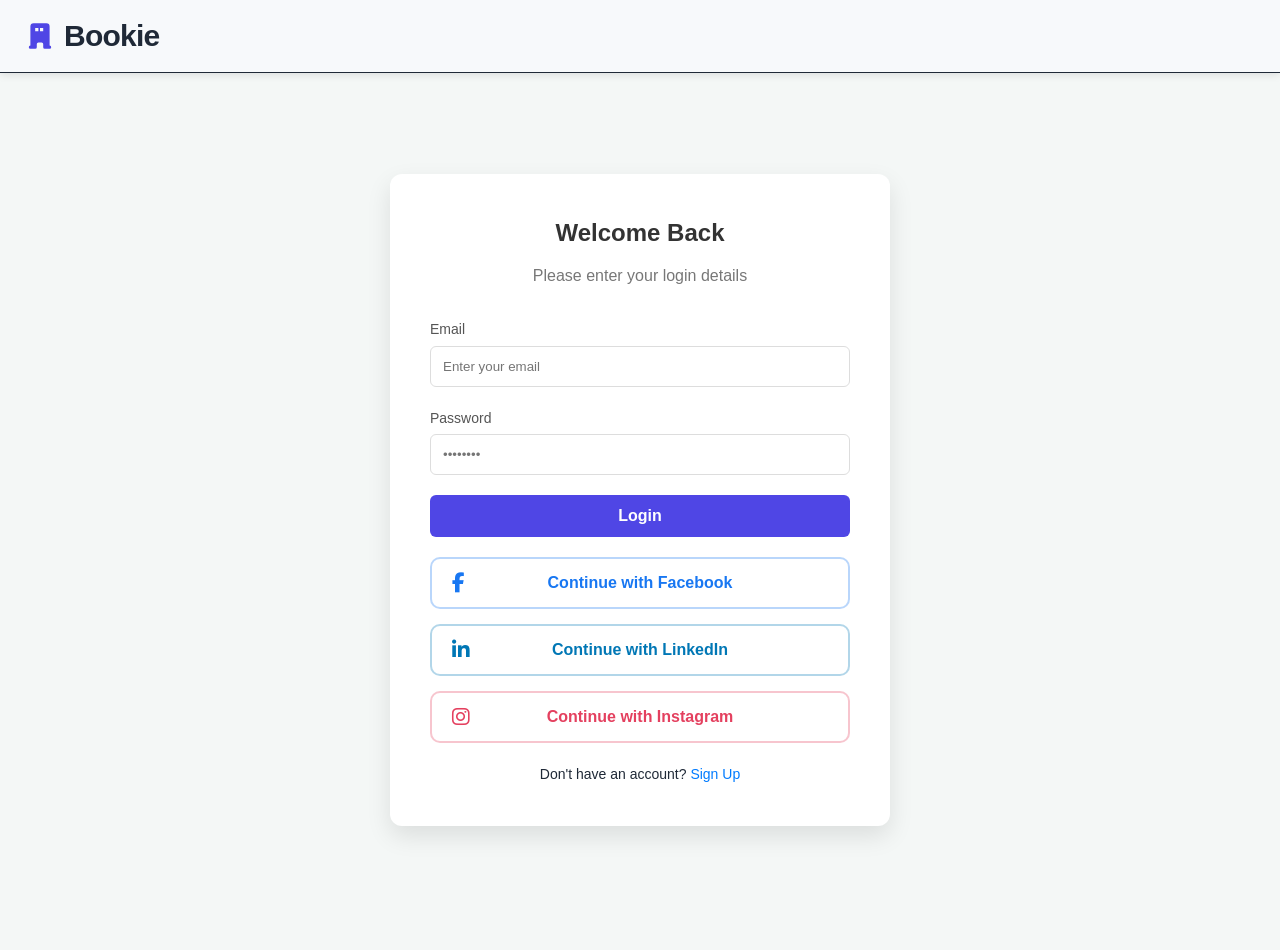
<file: login.html>
<!DOCTYPE html>
<head>
    <title>Bookie - Login Page</title>
    <link rel="stylesheet" href="https://cdnjs.cloudflare.com/ajax/libs/font-awesome/6.4.0/css/all.min.css">
</head>
<style>
        /* UPDATED FONT IMPORT: Including Lora (Serif) for testimonials */
        @import url('https://fonts.googleapis.com/css2?family=Inter:wght@100..900&family=Lora:ital,wght@0,400..700;1,400..700&display=swap');
        
        * {
            box-sizing: border-box;
            margin: 0;
            padding: 0;
            transition: all 0.3s ease;
        }
        
        body {
            font-family: 'Inter', sans-serif;
            min-height: 100vh;
            background-color: var(--bg-light);
            color: var(--text-default);
            line-height: 1.6;
        }

           /* ======================================= */
        /* 1. CSS Variables & Global Reset         */
        /* ======================================= */
        :root {
            --primary-color: #4f46e5; /* Indigo-600 */
            --primary-dark: #4338ca;  /* Indigo-700 */
            --text-default: #1f2937;  /* Gray-900 (Black/Dark Gray) */
            --text-secondary: #6b7280; /* Gray-600 */
            --bg-light: #f7f9fb;
            --bg-dark: #1f2937; /* Gray-900 for dark sections */
            --max-width: 1280px;
            --header-height: 4rem;
            
            /* Mobile Menu Specific Mapped Colors */
            --mobile-text: var(--text-default);
            --mobile-bg-light: #eef2ff; /* indigo-100 */
            --mobile-link-hover: var(--primary-color);
        }

        /* =======================================  */
        /*  Header Section                         */
        /* ======================================= */
        .header {
            background-color: var(--bg-light);
            padding: 12px 24px;
            position: fixed;
            top: 0;
            left: 0;
            width: 100%;
            display: flex;
            align-items: center;
            z-index: 1000;
            border-bottom: 1px solid var(--bg-dark);
            box-shadow: 0 2px 8px rgba(0,0,0,0.1);;
        }   
        
         .logo {
            font-size: 1.875rem; /* 30px */
            font-weight: 800;
            color: var(--text-default);
            letter-spacing: -0.025em; /* tracking-tight */
            display: flex;
            align-items: center;
        }
        
        .logo-icon {
            width: 2rem;
            height: 2rem;
            margin-right: 0.5rem;
            color: var(--primary-color);
            fill: currentColor;
        }

        .main {
            max-width: 100vh;
            margin: 50px auto;
        }

        /* ======================================= */
        /* Footer Section                       */
        /* ======================================= */
        .footer {
            background-color: var(--bg-dark);
            color: #d1d5db; /* gray-300 */
            
        }

        .footer-inner {
            max-width: 80rem; /* max-w-7xl */
            margin: auto;
            padding: 4rem 1rem;
        }

        /* Footer Grid: Default is single column (1fr) */
        .footer-grid {
            display: grid;
            grid-template-columns: 1fr;
            gap: 2rem; /* gap-8 */
        }

        .footer-col-logo {
            margin-bottom: 2rem;
        }

        .footer-logo {
            color: white;
            margin-bottom: 1rem;
        }

        .footer-col-logo p {
            font-size: 0.875rem;
            color: #9ca3af; /* gray-400 */
            max-width: 20rem;
        }

        /* Link Columns Container (3 columns inside the main grid) */
        .footer-links-container {
            display: flex;
            flex-direction: column;
            gap: 1.5rem; /* space-y-6 */
        }

        .footer-column {
            /* Ensures accordion items stack nicely on mobile */
        }

        .footer-title {
            font-size: 1rem;
            font-weight: 600;
            color: white;
            margin-bottom: 1rem;
            cursor: pointer;
            display: flex;
            justify-content: space-between;
            align-items: center;
        }

        .footer-title-icon {
            width: 1.25rem;
            height: 1.25rem;
            display: block;
            transform: rotate(0deg);
            transition: transform 0.3s ease;
        }

        .footer-title.is-open .footer-title-icon {
            transform: rotate(180deg);
        }

        .footer-submenu {
            display: flex;
            flex-direction: column;
            gap: 0.75rem; /* space-y-3 */
            overflow: hidden;
            max-height: 0;
            opacity: 0;
            padding-top: 0;
            transition: max-height 0.4s ease-out, opacity 0.4s ease-out, padding 0.4s ease-out;
        }

        .footer-submenu[data-open="true"] {
            max-height: 500px; /* Large enough value */
            opacity: 1;
            padding-top: 1rem;
            transition: max-height 0.4s ease-in, opacity 0.4s ease-in, padding 0.4s ease-in;
        }

        .footer-link {
            font-size: 0.875rem;
            color: #d1d5db; /* gray-300 */
            text-decoration: none;
            display: block;
        }

        .footer-link:hover {
            color: var(--primary-color);
        }

        /* Separator and Copyright Section */
        .footer-bottom {
            margin-top: 3rem;
            padding-top: 2rem;
            border-top: 1px solid #374151; /* gray-700 */
            display: grid;
            grid-template-columns: 1fr;
            gap: 2rem;
            align-items: flex-start;
        }

        .social-links {
            display: flex;
            gap: 1.5rem;
        }

        .social-link {
            color: #9ca3af; /* gray-400 */
        }

        .social-link:hover {
            color: var(--primary-color);
        }

        .copyright {
            margin-top: 2rem;
            text-align: left;
        }

        .copyright p {
            font-size: 0.875rem;
        }

        .copyright-tagline {
            font-size: 0.75rem;
            color: #6b7280; /* gray-500 */
            margin-top: 0.25rem;
        }


        /* ======================================= */
        /* 8. Media Queries (Desktop/Tablet)       */
        /* ======================================= */
        @media (min-width: 768px) { /* md breakpoint for multi-column footer and reviews */
            
            /* Footer Grid Setup */
            .footer-grid {
                grid-template-columns: repeat(5, 1fr);
            }
            
            .footer-col-logo {
                grid-column: span 2 / span 2;
                margin-bottom: 0;
            }

            .footer-links-container {
                grid-column: span 3 / span 3;
                display: grid; /* Switch to grid layout for links */
                grid-template-columns: repeat(3, 1fr);
                gap: 2rem;
            }

            /* Disable mobile accordion effect on desktop */
            .footer-title-icon {
                display: none;
            }

            .footer-title {
                cursor: default;
            }

            .footer-submenu, .footer-submenu[data-open="false"], .footer-submenu[data-open="true"] {
                max-height: none !important;
                opacity: 1 !important;
                padding-top: 0 !important;
                display: flex; /* Ensure links stack vertically */
            }

            /* Footer Bottom Layout */
            .footer-bottom {
                grid-template-columns: repeat(2, 1fr);
                gap: 2rem;
            }

            .copyright {
                margin-top: 0;
                text-align: right;
            }

            /* Reviews Grid Setup */
            .reviews-grid {
                grid-template-columns: repeat(3, 1fr);
            }
        }

        /* ======================================= */
        /* 9. Utility Overrides (Links/Buttons)    */
        /* ======================================= */
        a {
            text-decoration: none;
        }


       /* Reset and centering the container */
body, html {
    margin: 0;
    padding: 0;
    height: 100%;
    font-family: 'Segoe UI', Tahoma, Geneva, Verdana, sans-serif;
    background-color: #f4f7f6;
}

.auth-container {
    display: flex;
    justify-content: center; /* Horizontal centering */
    align-items: center;     /* Vertical centering */
    height: 100vh;           /* Full screen height */
}

/* The Form Box */
.auth-box {
    background: white;
    padding: 40px;
    border-radius: 12px;
    box-shadow: 0 10px 25px rgba(0,0,0,0.1);
    width: 100%;
    max-width: 500px;
    text-align: center;
}

h2 { margin-bottom: 10px; color: #333; }
p { color: #777; margin-bottom: 30px; }

/* Input Styling */
.input-group {
    text-align: left;
    margin-bottom: 20px;
}

.input-group label {
    display: block;
    font-size: 14px;
    margin-bottom: 5px;
    color: #555;
}

.input-group input {
    width: 100%;
    padding: 12px;
    border: 1px solid #ddd;
    border-radius: 6px;
    box-sizing: border-box; /* Ensures padding doesn't affect width */
}

/* Button Styling */
.auth-btn {
    width: 100%;
    padding: 12px;
    background-color: var(--primary-color);
    color: white;
    border: none;
    border-radius: 6px;
    font-size: 16px;
    font-weight: bold;
    margin-bottom: 20px;
    cursor: pointer;
    transition: background 0.3s;
}

.auth-btn:hover {
    background-color: var(--primary-dark);
}

.auth-footer {
    margin-top: 20px;
    font-size: 14px;
}

.auth-footer a {
    color: #007bff;
    text-decoration: none;
}
   
        /* Social Login Options */
        .social-login {
            display: flex;
            flex-direction: column;
            gap: 15px;
            margin-bottom: 20px;
        }
        
        .social-btn {
            display: flex;
            align-items: center;
            justify-content: center;
            padding: 15px;
            border: 2px solid #e1e5ee;
            border-radius: 10px;
            background-color: white;
            font-size: 16px;
            font-weight: 600;
            cursor: pointer;
            transition: all 0.3s;
            position: relative;
        }

        .social-btn:hover {
            transform: translateY(-2px);
            box-shadow: 0 5px 15px rgba(0, 0, 0, 0.05);
        }
        
        .social-btn i {
            position: absolute;
            left: 20px;
            font-size: 20px;
        }
        
        .facebook-btn {
            color: #1877F2;
            border-color: rgba(24, 119, 242, 0.3);
        }
        
        .facebook-btn:hover {
            background-color: rgba(24, 119, 242, 0.05);
            border-color: #1877F2;
        }
        
        .linkedin-btn {
            color: #0077B5;
            border-color: rgba(0, 119, 181, 0.3);
        }
        
        .linkedin-btn:hover {
            background-color: rgba(0, 119, 181, 0.05);
            border-color: #0077B5;
        }
        
        .instagram-btn {
            color: #E4405F;
            border-color: rgba(228, 64, 95, 0.3);
        }
        
        .instagram-btn:hover {
            background-color: rgba(228, 64, 95, 0.05);
            border-color: #E4405F;
        }
    
</style>
<body>

    <header class="header">
        <div class="header-container">
            <a href="#home" class="logo">
                <svg class="logo-icon" fill="currentColor" viewBox="0 0 20 20">
                    <path fill-rule="evenodd" d="M4 4a2 2 0 012-2h8a2 2 0 012 2v12a1 1 0 110 2h-3a1 1 0 01-1-1v-2a1 1 0 00-1-1H9a1 1 0 00-1 1v2a1 1 0 01-1 1H4a1 1 0 
                    110-2V4zm3 1h2v2H7V5zm3 0h2v2h-2V5z" clip-rule="evenodd" />
                </svg>
                Bookie
            </a>
        </div>
    </header>
 
    <main class="main">

        <div class="auth-container">
            <div class="auth-box">
                <h2 id="form-title">Welcome Back</h2>
                <p id="form-subtext">Please enter your login details</p>
                
                <form id="auth-form">
                    <div class="input-group signup-only" style="display: none;">
                        <label>Username</label>
                        <input type="text" id="username" placeholder="Choose a username">
                    </div>
        
                    <div class="input-group">
                        <label>Email</label>
                        <input type="email" placeholder="Enter your email" required>
                    </div>
                    
                    <!---   Fix later to check for matching password and confirm paswword inputs -->
                    <div class="input-group">
                        <label>Password</label>
                        <input type="password" placeholder="••••••••" required>
                    </div>
        
                    <div class="input-group signup-only" style="display: none;">
                        <label>Confirm Password</label>
                        <input type="password" id="confirm-pass" placeholder="Re-enter password">
                    </div>
        
                    <button type="submit" id="submit-btn" class="auth-btn">Login</button>
                </form>

                <!-- Social Login Options -->
                <div class="social-login">
                    <button class="social-btn facebook-btn" id="facebookBtn">
                        <i class="fab fa-facebook-f"></i>
                        Continue with Facebook
                    </button>
                    
                    <button class="social-btn linkedin-btn" id="linkedinBtn">
                        <i class="fab fa-linkedin-in"></i>
                        Continue with LinkedIn
                    </button>
                    
                    <button class="social-btn instagram-btn" id="instagramBtn">
                        <i class="fab fa-instagram"></i>
                        Continue with Instagram
                    </button>
                </div>
        
                <div class="auth-footer">
                    <span id="toggle-text">Don't have an account? <a href="#" id="toggle-link">Sign Up</a></span>
                </div>
            </div>
        </div>
        

    </main>
 

    <!-- Script -->
      <script>
       
        document.addEventListener('DOMContentLoaded', () => {
            // Set current year in footer
            document.getElementById('currentYear').textContent = new Date().getFullYear();
            
            // --- Footer Accordion Logic (Mobile Only) ---
            const footerTitles = document.querySelectorAll('.footer-title');
            const mdBreakpoint = 768; // Matches CSS media query

            // Helper function to toggle the submenu
            function toggleFooterSubmenu(submenu, title) {
                const isOpen = submenu.getAttribute('data-open') === 'true';

                // Temporarily disable transition for immediate height setting when closing
                submenu.style.transition = 'none';

                if (isOpen) {
                    // Closing: Measure height, set it, then enable transition and close.
                    submenu.style.maxHeight = submenu.scrollHeight + 'px'; 
                    requestAnimationFrame(() => {
                        // Re-enable transition for closing animation
                        submenu.style.transition = 'max-height 0.4s ease-out, opacity 0.4s ease-out, padding 0.4s ease-out';
                        submenu.style.maxHeight = '0';
                        submenu.style.opacity = '0';
                        submenu.setAttribute('data-open', 'false');
                        title.classList.remove('is-open');
                    });
                } else {
                    // Opening: Enable transition, set max height
                    submenu.style.transition = 'max-height 0.4s ease-in, opacity 0.4s ease-in, padding 0.4s ease-in';
                    submenu.style.maxHeight = submenu.scrollHeight + 'px';
                    submenu.style.opacity = '1';
                    submenu.setAttribute('data-open', 'true');
                    title.classList.add('is-open');
                    
                    // Reset max-height after transition to handle dynamic content (optional)
                    submenu.addEventListener('transitionend', function handler() {
                        if (submenu.getAttribute('data-open') === 'true') {
                            submenu.style.maxHeight = '600px'; // Revert to a large enough value
                        }
                        submenu.removeEventListener('transitionend', handler);
                    });
                }
            }


            // Set initial state based on screen size
            if (window.innerWidth >= mdBreakpoint) {
                document.querySelectorAll('.footer-submenu').forEach(submenu => {
                    submenu.setAttribute('data-open', 'true');
                    submenu.previousElementSibling.classList.remove('is-open');
                });
            }

            footerTitles.forEach(title => {
                title.addEventListener('click', () => {
                    // Only run accordion logic on screens smaller than md (768px)
                    if (window.innerWidth < mdBreakpoint) {
                        const targetId = title.getAttribute('data-target');
                        const submenu = document.getElementById(targetId);
                        if (submenu) {
                            toggleFooterSubmenu(submenu, title);
                        }
                    }
                });
            });

            // Re-apply desktop state on window resize
            window.addEventListener('resize', () => {
                if (window.innerWidth >= mdBreakpoint) {
                    document.querySelectorAll('.footer-submenu').forEach(submenu => {
                        submenu.setAttribute('data-open', 'true');
                        submenu.previousElementSibling.classList.remove('is-open');
                    });
                } else {
                    // On mobile, collapse if the element was open when transitioning from desktop
                    document.querySelectorAll('.footer-submenu').forEach(submenu => {
                        if (submenu.getAttribute('data-open') === 'true') {
                             submenu.style.maxHeight = '600px'; // Reset for proper height calculation if toggled
                        }
                    });
                }
            });


            // --- Subscription Form Submission ---
            const subscribeForm = document.getElementById('subscribeForm');
            if (subscribeForm) {
                subscribeForm.addEventListener('submit', handleSubscription);
            }

            /**
             * Handles the subscription form submission (mock submission).
             */
            async function handleSubscription(event) {
                event.preventDefault();
                
                const form = document.getElementById('subscribeForm');
                const button = form.querySelector('.subscribe-button');
                const message = document.getElementById('subscribeMessage');
                
                // Show loading state
                button.textContent = 'Subscribing...';
                button.disabled = true;
                message.textContent = ''; // Clear previous message

                // Helper function for delay
                const delay = ms => new Promise(resolve => setTimeout(resolve, ms));

                // Mock API call delay
                await delay(1500);

                // Display success message
                message.textContent = 'Success! Check your email for your free books. Welcome to the club!';
                form.reset();

                await delay(1000);

                button.textContent = 'Claim My Free Books!';
                button.disabled = false;

                await delay(4000);

                message.textContent = '';
            }
        });

        // script for hidden inputs in login/sign up section
        const toggleLink = document.getElementById('toggle-link');
        const signupFields = document.querySelectorAll('.signup-only');
        const formTitle = document.getElementById('form-title');
        const formSubtext = document.getElementById('form-subtext');
        const submitBtn = document.getElementById('submit-btn');
        const toggleText = document.getElementById('toggle-text');

        let isSignup = false;

toggleLink.addEventListener('click', (e) => {
    e.preventDefault();
    isSignup = !isSignup; // Switch state

    if (isSignup) {
        // Switch to Sign Up mode
        signupFields.forEach(field => field.style.display = 'block');
        formTitle.innerText = "Create Account";
        formSubtext.innerText = "Join Bookie today to gain acess to unlimited books!";
        submitBtn.innerText = "Sign Up";
        toggleText.innerHTML = 'Already have an account? <a href="#" id="toggle-link">Login</a>';
    } else {
        // Switch back to Login mode
        signupFields.forEach(field => field.style.display = 'none');
        formTitle.innerText = "Welcome Back";
        formSubtext.innerText = "Please enter your details";
        submitBtn.innerText = "Login";
        toggleText.innerHTML = 'Don\'t have an account? <a href="#" id="toggle-link">Sign Up</a>';
    }
    
    // Re-attach listener because we overrode the innerHTML
    attachToggleListener(); 
});

// Helper to keep the link working after text change
function attachToggleListener() {
    document.getElementById('toggle-link').onclick = () => toggleLink.click();
}
    </script>
</body>
</html>
</file>
